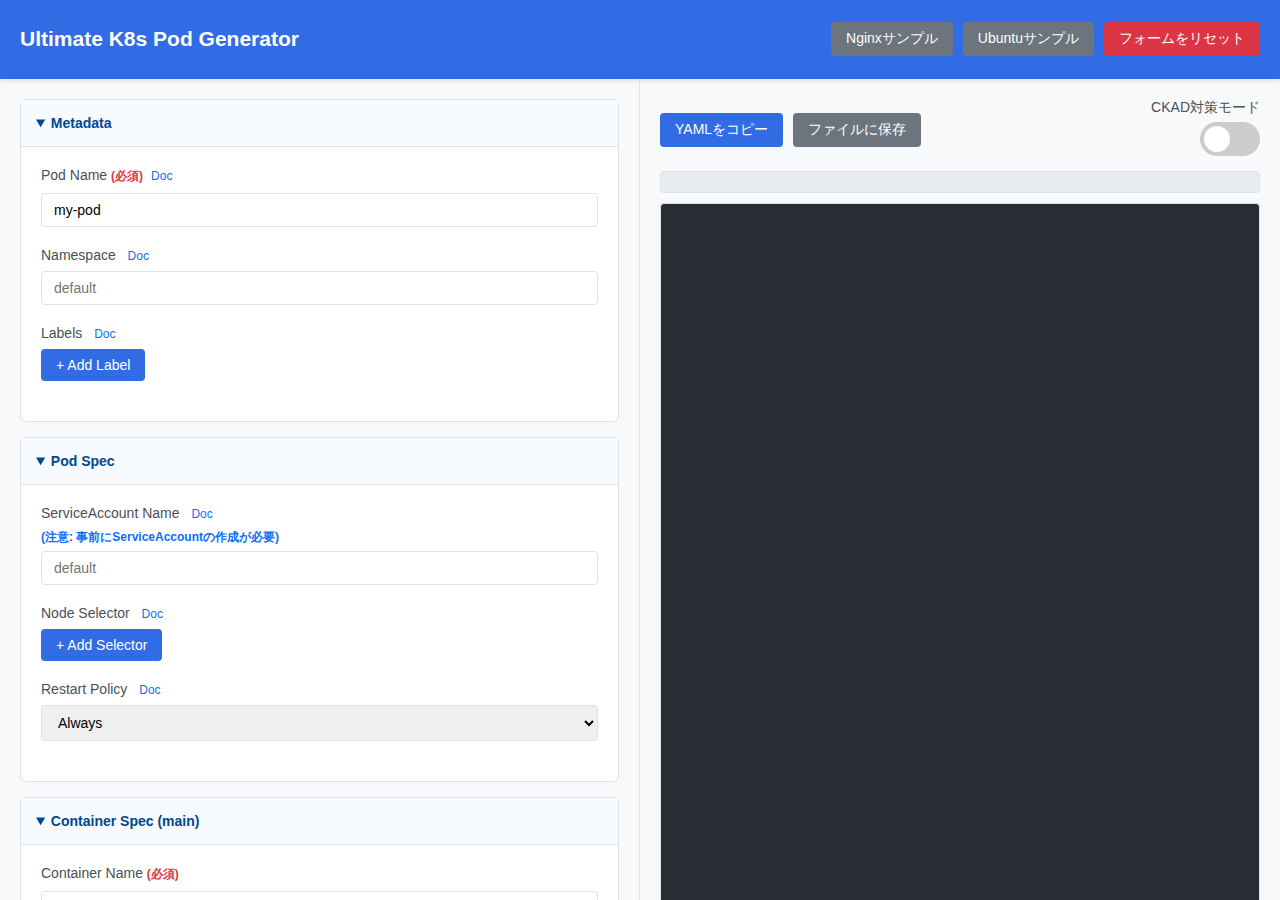
<file: index.html>
<!DOCTYPE html>
<html lang="ja">
<head>
    <meta charset="UTF-8">
    <meta name="viewport" content="width=device-width, initial-scale=1.0">
    <title>Ultimate Kubernetes Pod Generator (CKAD Study Tool) - Final Version</title>
    <link rel="stylesheet" href="style.css">
</head>
<body>
    <header class="header">
        <h2>Ultimate K8s Pod Generator</h2>
        <div class="header-buttons">
            <button type="button" class="button secondary" id="load-nginx-sample">Nginxサンプル</button>
            <button type="button" class="button secondary" id="load-ubuntu-sample">Ubuntuサンプル</button>
            <button type="button" class="button danger" id="reset-form-btn">フォームをリセット</button>
        </div>
    </header>

    <main class="main-container">
        <div class="input-panel" id="kube-form">
            <details open>
                <summary>Metadata</summary>
                <div class="content">
                    <div class="form-group">
                        <label for="podName">Pod Name <span class="required">(必須)</span><a href="https://k8s.io/docs/concepts/overview/working-with-objects/names/" target="_blank">Doc</a></label>
                        <input type="text" id="podName" value="my-pod" required>
                    </div>
                    <div class="form-group">
                        <label for="namespace">Namespace <a href="https://k8s.io/docs/concepts/overview/working-with-objects/namespaces/" target="_blank">Doc</a></label>
                        <input type="text" id="namespace" placeholder="default">
                    </div>
                    <div class="form-group">
                        <label>Labels <a href="https://k8s.io/docs/concepts/overview/working-with-objects/labels/" target="_blank">Doc</a></label>
                        <div id="labels-list" class="dynamic-list"></div>
                        <button type="button" class="button" data-action="add" data-type="labels">+ Add Label</button>
                    </div>
                </div>
            </details>

            <details open>
                <summary>Pod Spec</summary>
                <div class="content">
                     <div class="form-group">
                        <label for="serviceAccountName">ServiceAccount Name <a href="https://k8s.io/docs/tasks/configure-pod-container/configure-service-account/" target="_blank">Doc</a></label>
                        <span class="notice">(注意: 事前にServiceAccountの作成が必要)</span>
                        <input type="text" id="serviceAccountName" placeholder="default">
                    </div>
                    <div class="form-group">
                        <label>Node Selector <a href="https://k8s.io/docs/concepts/scheduling-eviction/assign-pod-node/#nodeselector" target="_blank">Doc</a></label>
                        <div id="nodeSelector-list" class="dynamic-list"></div>
                        <button type="button" class="button" data-action="add" data-type="nodeSelector">+ Add Selector</button>
                    </div>
                     <div class="form-group">
                        <label for="restartPolicy">Restart Policy <a href="https://k8s.io/docs/concepts/workloads/pods/pod-lifecycle/#restart-policy" target="_blank">Doc</a></label>
                        <select id="restartPolicy">
                            <option>Always</option>
                            <option>OnFailure</option>
                            <option>Never</option>
                        </select>
                    </div>
                </div>
            </details>
            
            <details open>
                <summary>Container Spec (main)</summary>
                <div class="content">
                    <div class="form-group">
                        <label for="containerName">Container Name <span class="required">(必須)</span></label>
                         <input type="text" id="containerName" value="main-container" required>
                    </div>
                    <div class="form-group">
                        <label for="imageName">Image <span class="required">(必須)</span><a href="https://k8s.io/docs/concepts/containers/images/" target="_blank">Doc</a></label>
                        <input type="text" id="imageName" value="nginx:latest" required>
                    </div>
                    <div class="form-group">
                        <label>Command & Args <a href="https://k8s.io/docs/tasks/inject-data-application/define-command-argument-container/" target="_blank">Doc</a></label>
                        <div id="command-list" class="dynamic-list"></div>
                        <button type="button" class="button" data-action="add" data-type="command">+ Add Command</button>
                        <div id="args-list" class="dynamic-list" style="margin-top:10px;"></div>
                        <button type="button" class="button" data-action="add" data-type="args">+ Add Argument</button>
                    </div>
                    <div class="form-group">
                        <label>Resources (Requests / Limits) <a href="https://k8s.io/docs/concepts/configuration/manage-resources-containers/" target="_blank">Doc</a></label>
                        <div class="sub-form-group">
                            <input type="text" id="res_req_cpu" placeholder="Request CPU (e.g., 250m)">
                            <input type="text" id="res_lim_cpu" placeholder="Limit CPU (e.g., 500m)">
                            <input type="text" id="res_req_mem" placeholder="Request Memory (e.g., 64Mi)">
                            <input type="text" id="res_lim_mem" placeholder="Limit Memory (e.g., 128Mi)">
                        </div>
                    </div>
                </div>
            </details>
            
             <details>
                <summary>Environment Variables <a href="https://k8s.io/docs/tasks/inject-data-application/environment-variable-expose-pod-information/" target="_blank">Doc</a></summary>
                <div class="content">
                    <h4>Key-Value Pairs</h4>
                    <div id="env-list" class="dynamic-list"></div>
                    <button type="button" class="button" data-action="add" data-type="env">+ Add Env Var</button>
                    <hr>
                    <h4>From ConfigMap/Secret <a href="https://k8s.io/docs/tasks/configure-pod-container/configure-pod-configmap/#configure-all-key-value-pairs-in-a-configmap-as-container-environment-variables" target="_blank">Doc</a></h4>
                    <div id="envFrom-list" class="dynamic-list"></div>
                    <button type="button" class="button" data-action="add" data-type="envFrom">+ Add envFrom</button>
                </div>
            </details>

            <details>
                <summary>Probes (Liveness / Readiness / Startup) <a href="https://k8s.io/docs/tasks/configure-pod-container/configure-liveness-readiness-startup-probes/" target="_blank">Doc</a></summary>
                <div class="content" id="probe-container"></div>
            </details>
            
            <details>
                <summary>Volumes & Volume Mounts <span class="notice">(依存リソースの事前作成が必要な場合があります)</span></summary>
                <div class="content">
                    <h4>Volumes <a href="https://k8s.io/docs/concepts/storage/volumes/" target="_blank">Doc</a></h4>
                    <div id="volume-list" class="dynamic-list"></div>
                    <button type="button" class="button" data-action="add" data-type="volume">+ Add Volume</button>
                    <hr>
                    <h4>Volume Mounts <a href="https://k8s.io/docs/concepts/storage/volumes/#using-a-volume" target="_blank">Doc</a></h4>
                    <div id="volumeMount-list" class="dynamic-list"></div>
                    <button type="button" class="button" data-action="add" data-type="volumeMount">+ Add Volume Mount</button>
                </div>
            </details>

             <details>
                <summary>Tolerations <a href="https://k8s.io/docs/concepts/scheduling-eviction/taint-and-toleration/" target="_blank">Doc</a></summary>
                <div class="content">
                    <div id="toleration-list" class="dynamic-list"></div>
                    <button type="button" class="button" data-action="add" data-type="toleration">+ Add Toleration</button>
                </div>
            </details>
        </div>
        <div class="output-panel">
             <div class="output-panel-header">
                <div class="output-panel-buttons">
                    <button type="button" class="button" id="copy-yaml-btn">YAMLをコピー</button>
                    <button type="button" class="button secondary" id="save-yaml-btn">ファイルに保存</button>
                    <div class="ckad-switch-container">
                        <label for="ckad-mode-toggle">CKAD対策モード</label>
                        <label class="switch">
                            <input type="checkbox" id="ckad-mode-toggle">
                            <span class="slider round"></span>
                        </label>
                    </div>
                </div>
                 <div id="deploy-command" class="command"></div>
            </div>
            <textarea id="yaml-output" readonly></textarea>
        </div>
    </main>

    <template id="key-value-template">
        <div class="dynamic-list-item key-value-item">
            <div><input type="text" class="item-key" placeholder="Key"></div>
            <div><input type="text" class="item-value" placeholder="Value"></div>
            <button type="button" class="button danger" data-action="remove">X</button>
        </div>
    </template>
    <template id="single-value-template">
        <div class="dynamic-list-item single-value-item">
            <div><input type="text" class="item-value" placeholder="Value"></div>
            <button type="button" class="button danger" data-action="remove">X</button>
        </div>
    </template>
    <template id="volume-template">
        <div class="dynamic-list-item">
            <div class="form-group"><label>Volume Name <span class="required">(必須)</span></label><input type="text" class="item-name" required></div>
            <div class="form-group"><label>Volume Type</label><select class="item-type"><option value="emptyDir">emptyDir</option><option value="configMap">ConfigMap</option><option value="secret">Secret</option><option value="persistentVolumeClaim">PVC</option></select></div>
            <div class="volume-options"></div>
            <button type="button" class="button danger" data-action="remove">Remove</button>
        </div>
    </template>
    <template id="volumeMount-template">
         <div class="dynamic-list-item key-value-item">
            <div><label>Volume to Mount</label><select class="item-name"></select></div>
            <div><label>Mount Path <span class="required">(必須)</span></label><input type="text" class="item-mountPath" placeholder="/path/in/container" required></div>
            <button type="button" class="button danger" data-action="remove">X</button>
        </div>
    </template>
     <template id="probe-template">
        <div class="dynamic-list-item probe-item">
            <h4 class="probe-label"></h4>
            <div class="form-group"><label>Probe Type</label><select class="probe-type"><option value="none">None</option><option value="httpGet">HTTP GET</option><option value="tcpSocket">TCP Socket</option><option value="exec">Exec Command</option></select></div>
            <div class="probe-options"></div>
            <div class="sub-form-group" style="margin-top:10px;"><input type="number" class="probe-initialDelaySeconds" placeholder="Initial Delay (s)"><input type="number" class="probe-periodSeconds" placeholder="Period (s)"><input type="number" class="probe-timeoutSeconds" placeholder="Timeout (s)"><input type="number" class="probe-failureThreshold" placeholder="Failure Threshold"></div>
        </div>
    </template>
    <template id="toleration-template">
         <div class="dynamic-list-item toleration-item">
            <input type="text" class="item-key" placeholder="Key">
            <select class="item-operator"><option>Equal</option><option>Exists</option></select>
            <input type="text" class="item-value" placeholder="Value (if operator is Equal)">
            <select class="item-effect"><option>NoSchedule</option><option>PreferNoSchedule</option><option>NoExecute</option></select>
            <button type="button" class="button danger" data-action="remove">X</button>
        </div>
    </template>
    <template id="envFrom-template">
        <div class="dynamic-list-item envFrom-item">
            <select class="item-type"><option value="configMapRef">ConfigMap</option><option value="secretRef">Secret</option></select>
            <input type="text" class="item-name" placeholder="Name of source">
            <button type="button" class="button danger" data-action="remove">X</button>
        </div>
    </template>

    <script src="script.js" defer></script>
</body>
</html>
</file>
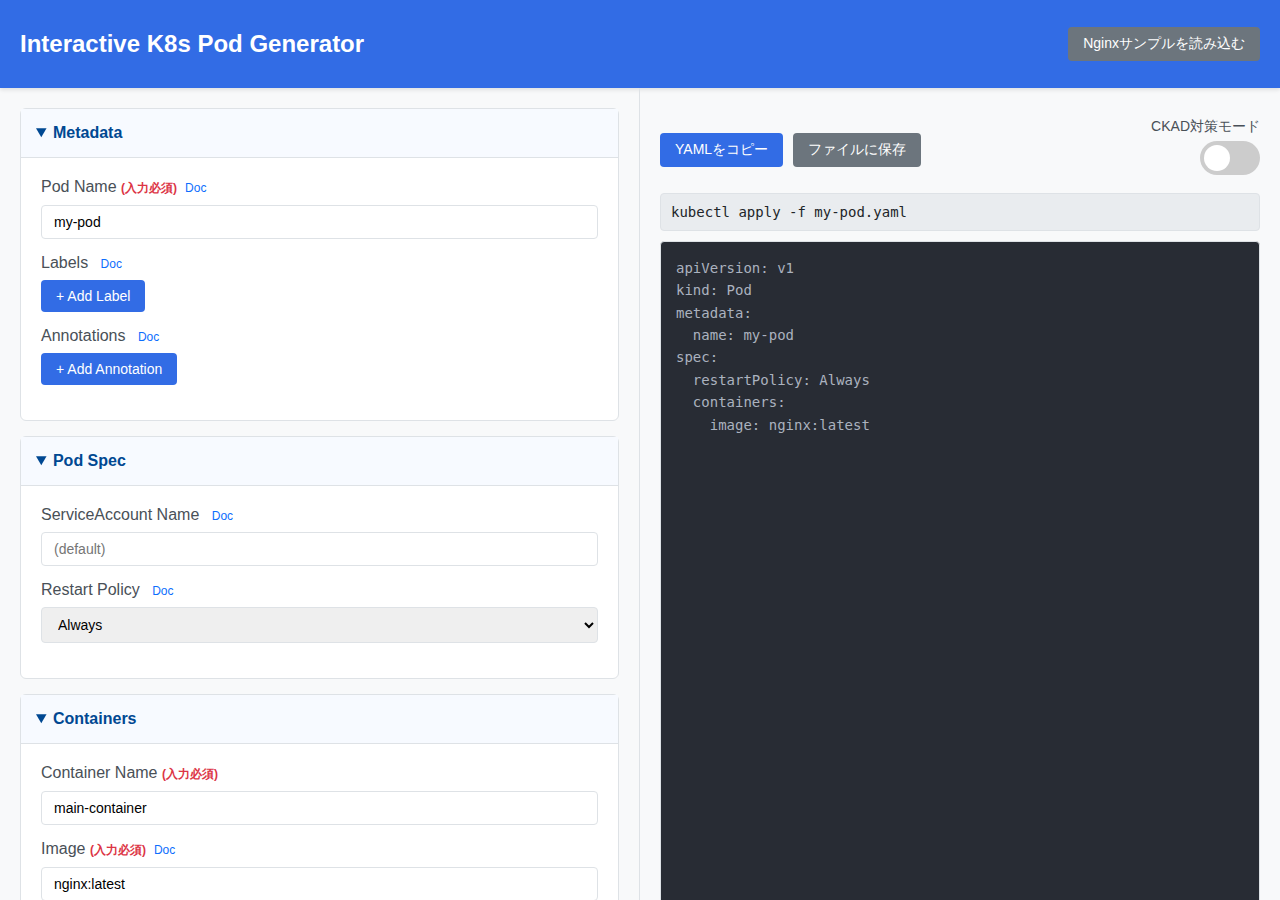
<file: k8s_yaml_maker.html>
<!DOCTYPE html>
<html lang="ja">
<head>
    <meta charset="UTF-8">
    <meta name="viewport" content="width=device-width, initial-scale=1.0">
    <title>Interactive Kubernetes Pod Generator (CKAD Study Tool)</title>
    <style>
        :root {
            --primary-color: #326ce5; --border-color: #dee2e6; --background-color: #f8f9fa;
            --panel-background: #ffffff; --text-color: #212529; --label-color: #495057;
            --header-color: #004892; --pre-bg-color: #282c34; --pre-text-color: #abb2bf;
            --required-color: #dc3545; --notice-color: #0d6efd; --link-color: #0d6efd;
        }
        body {
            font-family: -apple-system, BlinkMacSystemFont, 'Segoe UI', Roboto, Helvetica, Arial, sans-serif;
            margin: 0; background-color: var(--background-color); color: var(--text-color);
            display: flex; flex-direction: column; height: 100vh;
        }
        .header {
            background: var(--primary-color); color: white; padding: 10px 20px;
            box-shadow: 0 2px 4px rgba(0,0,0,0.1); flex-shrink: 0;
            display: flex; justify-content: space-between; align-items: center;
        }
        .main-container { display: flex; flex: 1; overflow: hidden; }
        .input-panel, .output-panel {
            width: 50%; height: 100%; overflow-y: auto; padding: 20px; box-sizing: border-box;
        }
        .input-panel { border-right: 1px solid var(--border-color); }
        .output-panel-header { margin-bottom: 10px; }
        .output-panel-header .command {
            background: #e9ecef; border: 1px solid var(--border-color); border-radius: 4px; padding: 10px;
            font-family: 'Fira Code', monospace; font-size: 14px; white-space: nowrap; overflow-x: auto;
        }
        .output-panel-buttons { margin-top: 10px; display: flex; gap: 10px; align-items: center; }
        #yaml-output {
            width: 100%; height: calc(100% - 80px); margin: 0; padding: 15px; box-sizing: border-box;
            border: 1px solid var(--border-color); border-radius: 4px; background-color: var(--pre-bg-color);
            color: var(--pre-text-color); font-family: 'Fira Code', monospace; font-size: 14px;
            line-height: 1.6; white-space: pre; overflow: auto; resize: none;
        }
        details {
            border: 1px solid var(--border-color); border-radius: 6px; margin-bottom: 15px;
            background-color: var(--panel-background);
        }
        summary {
            font-weight: 600; cursor: pointer; padding: 15px; color: var(--header-color);
            background-color: #f7faff; border-bottom: 1px solid transparent;
        }
        details[open] summary { border-bottom: 1px solid var(--border-color); }
        .content { padding: 20px; }
        .form-group { margin-bottom: 15px; }
        label {
            display: block; font-weight: 500; margin-bottom: 8px; color: var(--label-color);
        }
        label a {
            margin-left: 8px; font-size: 12px; font-weight: normal; color: var(--link-color);
            text-decoration: none;
        }
        label a:hover { text-decoration: underline; }
        .required { color: var(--required-color); font-size: 12px; font-weight: bold; }
        .notice { color: var(--notice-color); font-size: 12px; font-weight: bold; }
        input[type="text"], input[type="number"], select {
            box-sizing: border-box; width: 100%; padding: 8px 12px;
            border: 1px solid var(--border-color); border-radius: 4px; font-size: 14px;
        }
        .button {
            display: inline-block; background-color: var(--primary-color); color: white; padding: 8px 15px;
            border: none; border-radius: 4px; cursor: pointer; font-size: 14px; text-align: center;
        }
        .button.secondary { background-color: #6c757d; }
        .button.danger { background-color: #dc3545; }
        .dynamic-list-item {
            border: 1px dashed var(--border-color); padding: 15px; margin-bottom: 10px;
            border-radius: 4px; background: #fafafa; display: grid; grid-template-columns: 1fr 1fr auto;
            gap: 10px; align-items: end;
        }
        /* Switch for CKAD Mode */
        .switch { position: relative; display: inline-block; width: 60px; height: 34px; }
        .switch input { opacity: 0; width: 0; height: 0; }
        .slider { position: absolute; cursor: pointer; top: 0; left: 0; right: 0; bottom: 0; background-color: #ccc; transition: .4s; border-radius: 34px; }
        .slider:before { position: absolute; content: ""; height: 26px; width: 26px; left: 4px; bottom: 4px; background-color: white; transition: .4s; border-radius: 50%; }
        input:checked + .slider { background-color: var(--primary-color); }
        input:checked + .slider:before { transform: translateX(26px); }
    </style>
</head>
<body>
    <header class="header">
        <h2>Interactive K8s Pod Generator</h2>
        <button type="button" class="button secondary" id="load-nginx-sample">Nginxサンプルを読み込む</button>
    </header>

    <main class="main-container">
        <div class="input-panel">
            <form id="kube-form">
                <details open>
                    <summary>Metadata</summary>
                    <div class="content">
                        <div class="form-group">
                            <label for="podName">Pod Name <span class="required">(入力必須)</span><a href="https://k8s.io/docs/concepts/overview/working-with-objects/names/" target="_blank">Doc</a></label>
                            <input type="text" id="podName" value="my-pod">
                        </div>
                        <div class="form-group">
                            <label>Labels <a href="https://k8s.io/docs/concepts/overview/working-with-objects/labels/" target="_blank">Doc</a></label>
                            <div id="labels-list" class="dynamic-list"></div>
                            <button type="button" class="button" onclick="addKeyValueItem('labels')">+ Add Label</button>
                        </div>
                         <div class="form-group">
                            <label>Annotations <a href="https://k8s.io/docs/concepts/overview/working-with-objects/annotations/" target="_blank">Doc</a></label>
                            <div id="annotations-list" class="dynamic-list"></div>
                            <button type="button" class="button" onclick="addKeyValueItem('annotations')">+ Add Annotation</button>
                        </div>
                    </div>
                </details>

                <details open>
                    <summary>Pod Spec</summary>
                    <div class="content">
                        <div class="form-group">
                            <label for="serviceAccountName">ServiceAccount Name <a href="https://k8s.io/docs/tasks/configure-pod-container/configure-service-account/" target="_blank">Doc</a></label>
                            <input type="text" id="serviceAccountName" placeholder="(default)">
                        </div>
                        <div class="form-group">
                            <label for="restartPolicy">Restart Policy <a href="https://k8s.io/docs/concepts/workloads/pods/pod-lifecycle/#restart-policy" target="_blank">Doc</a></label>
                            <select id="restartPolicy">
                                <option>Always</option>
                                <option>OnFailure</option>
                                <option>Never</option>
                            </select>
                        </div>
                    </div>
                </details>

                <details open>
                    <summary>Containers</summary>
                    <div class="content">
                        <div class="form-group">
                            <label for="containerName">Container Name <span class="required">(入力必須)</span></label>
                             <input type="text" id="containerName" value="main-container">
                        </div>
                        <div class="form-group">
                            <label for="imageName">Image <span class="required">(入力必須)</span><a href="https://k8s.io/docs/concepts/containers/images/" target="_blank">Doc</a></label>
                            <input type="text" id="imageName" value="nginx:latest">
                        </div>
                        <div class="form-group">
                             <label>Command <a href="https://k8s.io/docs/tasks/inject-data-application/define-command-argument-container/" target="_blank">Doc</a></label>
                             <div id="command-list" class="dynamic-list single-value"></div>
                             <button type="button" class="button" onclick="addSingleValueItem('command')">+ Add Command</button>
                        </div>
                         <div class="form-group">
                             <label>Args <a href="https://k8s.io/docs/tasks/inject-data-application/define-command-argument-container/" target="_blank">Doc</a></label>
                             <div id="args-list" class="dynamic-list single-value"></div>
                             <button type="button" class="button" onclick="addSingleValueItem('args')">+ Add Argument</button>
                        </div>
                    </div>
                </details>

                </form>
        </div>
        <div class="output-panel">
            <div class="output-panel-header">
                <div class="output-panel-buttons">
                    <button type="button" class="button" id="copy-yaml-btn">YAMLをコピー</button>
                    <button type="button" class="button secondary" id="save-yaml-btn">ファイルに保存</button>
                    <div style="margin-left:auto; text-align:right;">
                        <label for="ckad-mode-toggle" style="font-size:14px; margin-bottom:5px;">CKAD対策モード</label>
                        <label class="switch">
                            <input type="checkbox" id="ckad-mode-toggle">
                            <span class="slider round"></span>
                        </label>
                    </div>
                </div>
                 <div id="deploy-command" class="command" style="margin-top:10px;"></div>
            </div>
            <textarea id="yaml-output" readonly></textarea>
        </div>
    </main>

    <template id="key-value-template">
        <div class="dynamic-list-item">
            <div><input type="text" class="item-key" placeholder="Key"></div>
            <div><input type="text" class="item-value" placeholder="Value"></div>
            <button type="button" class="button danger" onclick="this.parentElement.remove()">Remove</button>
        </div>
    </template>
    <template id="single-value-template">
        <div class="dynamic-list-item" style="grid-template-columns: 1fr auto;">
            <div><input type="text" class="item-value" placeholder="Value"></div>
            <button type="button" class="button danger" onclick="this.parentElement.remove()">Remove</button>
        </div>
    </template>

    <script>
        const form = document.getElementById('kube-form');
        const yamlOutput = document.getElementById('yaml-output');

        function addKeyValueItem(type) {
            const list = document.getElementById(`${type}-list`);
            const template = document.getElementById('key-value-template').content.cloneNode(true);
            list.appendChild(template);
        }

        function addSingleValueItem(type) {
             const list = document.getElementById(`${type}-list`);
            const template = document.getElementById('single-value-template').content.cloneNode(true);
            list.appendChild(template);
        }

        function generateYaml() {
            const ckadMode = document.getElementById('ckad-mode-toggle').checked;
            const state = {
                podName: document.getElementById('podName').value,
                labels: Array.from(document.querySelectorAll('#labels-list .dynamic-list-item')).map(item => ({ key: item.querySelector('.item-key').value, value: item.querySelector('.item-value').value })).filter(i => i.key),
                annotations: Array.from(document.querySelectorAll('#annotations-list .dynamic-list-item')).map(item => ({ key: item.querySelector('.item-key').value, value: item.querySelector('.item-value').value })).filter(i => i.key),
                serviceAccountName: document.getElementById('serviceAccountName').value,
                restartPolicy: document.getElementById('restartPolicy').value,
                containerName: document.getElementById('containerName').value,
                imageName: document.getElementById('imageName').value,
                command: Array.from(document.querySelectorAll('#command-list .item-value')).map(i => i.value).filter(Boolean),
                args: Array.from(document.querySelectorAll('#args-list .item-value')).map(i => i.value).filter(Boolean),
            };

            const c = (text) => ckadMode ? `\n${text}` : '';

            let yaml = `apiVersion: v1
kind: Pod`;
            
            yaml += c(`# PodやServiceなどのAPIオブジェクトを識別するためのデータ`);
            yaml += `\nmetadata:`;
            yaml += c(`  # Podの名前 (必須)`);
            yaml += `\n  name: ${state.podName}`;

            if (state.labels.length > 0) {
                yaml += c(`  # オブジェクトを整理・選択するためのKey-Valueペア`);
                yaml += `\n  labels:`;
                state.labels.forEach(l => { yaml += `\n    ${l.key}: ${l.value}`; });
            }
            if (state.annotations.length > 0) {
                yaml += c(`  # ツールなどが利用する、識別目的ではない任意のメタデータ`);
                yaml += `\n  annotations:`;
                state.annotations.forEach(a => { yaml += `\n    ${a.key}: ${a.value}`; });
            }

            yaml += c(`\n# Podの望ましい状態を定義するSpec`);
            yaml += `\nspec:`;
            
            if (state.serviceAccountName) {
                yaml += c(`\n  # PodがAPIサーバーと通信する際に使用するサービスアカウント`);
                yaml += `\n  serviceAccountName: ${state.serviceAccountName}`;
            }

            yaml += c(`\n  # Pod内のコンテナが終了した際の再起動ポリシー (Always, OnFailure, Never)`);
            yaml += `\n  restartPolicy: ${state.restartPolicy}`;

            yaml += c(`\n  # Pod内で実行されるコンテナのリスト (最低1つは必須)`);
            yaml += `\n  containers:`;
            yaml += c(`  - name: ${state.containerName}  # コンテナ名 (必須)`);
            yaml += `\n    image: ${state.imageName}`;
            
            if (state.command.length > 0) {
                 yaml += c(`\n    # コンテナのデフォルトENTRYPOINTを上書き`);
                 yaml += `\n    command: [${state.command.map(c => `"${c}"`).join(', ')}]`;
            }
            if (state.args.length > 0) {
                 yaml += c(`\n    # コンテナのデフォルトCMDを上書き`);
                 yaml += `\n    args: [${state.args.map(a => `"${a}"`).join(', ')}]`;
            }
            
            yamlOutput.value = yaml;
            document.getElementById('deploy-command').textContent = `kubectl apply -f ${state.podName || 'pod'}.yaml`;
        }

        // --- Event Listeners ---
        form.addEventListener('input', generateYaml);
        document.body.addEventListener('click', (e) => {
            if (e.target.closest('.danger')) generateYaml();
        });
        document.getElementById('ckad-mode-toggle').addEventListener('change', generateYaml);

        document.getElementById('copy-yaml-btn').addEventListener('click', () => {
            navigator.clipboard.writeText(yamlOutput.value).then(() => alert('Copied!'));
        });
        document.getElementById('save-yaml-btn').addEventListener('click', () => {
            const filename = (document.getElementById('podName').value || 'pod') + '.yaml';
            const blob = new Blob([yamlOutput.value], { type: 'text/yaml' });
            const link = document.createElement('a');
            link.href = URL.createObjectURL(blob);
            link.download = filename;
            link.click();
            URL.revokeObjectURL(link.href);
        });
        document.getElementById('load-nginx-sample').addEventListener('click', () => {
            form.reset();
            document.querySelectorAll('.dynamic-list').forEach(list => list.innerHTML = '');
            document.getElementById('podName').value = 'nginx-pod-example';
            addKeyValueItem('labels');
            document.querySelector('#labels-list .item-key').value = 'app';
            document.querySelector('#labels-list .item-value').value = 'nginx';
            document.getElementById('containerName').value = 'nginx-container';
            document.getElementById('imageName').value = 'nginx:1.27.1';
            generateYaml();
            alert('Nginx Podのサンプルを読み込みました。');
        });

        document.addEventListener('DOMContentLoaded', generateYaml);
    </script>
</body>
</html>
</file>
<file: style.css>
:root {
    --primary-color: #326ce5; --border-color: #dee2e6; --background-color: #f8f9fa;
    --panel-background: #ffffff; --text-color: #212529; --label-color: #495057;
    --header-color: #004892; --pre-bg-color: #282c34; --pre-text-color: #abb2bf;
    --required-color: #dc3545; --notice-color: #0d6efd; --link-color: #0d6efd;
    --danger-color: #dc3545;
}
body {
    font-family: -apple-system, BlinkMacSystemFont, 'Segoe UI', Roboto, Helvetica, Arial, sans-serif;
    margin: 0; background-color: var(--background-color); color: var(--text-color);
    display: flex; flex-direction: column; height: 100vh; font-size: 14px;
}
.header {
    background: var(--primary-color); color: white; padding: 10px 20px;
    box-shadow: 0 2px 4px rgba(0,0,0,0.1); flex-shrink: 0;
    display: flex; justify-content: space-between; align-items: center;
}
.header-buttons { display: flex; gap: 10px; }
.main-container { display: flex; flex: 1; overflow: hidden; }
.input-panel, .output-panel {
    width: 50%; height: 100%; overflow-y: auto; padding: 20px; box-sizing: border-box;
}
.input-panel { border-right: 1px solid var(--border-color); }
.output-panel-header { margin-bottom: 10px; }
.output-panel-header .command {
    background: #e9ecef; border: 1px solid var(--border-color); border-radius: 4px; padding: 10px;
    font-family: 'Fira Code', monospace; font-size: 14px; white-space: nowrap; overflow-x: auto;
    margin-top: 10px;
}
.output-panel-buttons { display: flex; gap: 10px; align-items: center; }
#yaml-output {
    width: 100%; height: calc(100% - 80px); margin: 0; padding: 15px; box-sizing: border-box;
    border: 1px solid var(--border-color); border-radius: 4px; background-color: var(--pre-bg-color);
    color: var(--pre-text-color); font-family: 'Fira Code', 'Courier New', monospace; font-size: 14px;
    line-height: 1.6; white-space: pre; overflow: auto; resize: none;
}
details {
    border: 1px solid var(--border-color); border-radius: 6px; margin-bottom: 15px;
    background-color: var(--panel-background);
}
summary {
    font-weight: 600; cursor: pointer; padding: 15px; color: var(--header-color);
    background-color: #f7faff; border-bottom: 1px solid transparent;
}
details[open] summary { border-bottom: 1px solid var(--border-color); }
.content { padding: 20px; }
.form-group { margin-bottom: 20px; }
.sub-form-group { display:grid; grid-template-columns: 1fr 1fr; gap:10px; }
hr { border: 0; border-top: 1px solid #eee; margin: 25px 0; }
label { display: block; font-weight: 500; margin-bottom: 8px; color: var(--label-color); }
label a { margin-left: 8px; font-size: 12px; font-weight: normal; color: var(--link-color); text-decoration: none; }
label a:hover { text-decoration: underline; }
.required { color: var(--required-color); font-size: 12px; font-weight: bold; }
.notice { display: block; color: var(--notice-color); font-size: 12px; font-weight: bold; margin-bottom: 5px; }
input[type="text"], input[type="number"], select {
    box-sizing: border-box; width: 100%; padding: 8px 12px;
    border: 1px solid var(--border-color); border-radius: 4px; font-size: 14px;
}
input.invalid { border-color: var(--danger-color); box-shadow: 0 0 0 2px rgba(220, 53, 69, 0.25); }
.button {
    display: inline-block; background-color: var(--primary-color); color: white; padding: 8px 15px;
    border: none; border-radius: 4px; cursor: pointer; font-size: 14px; text-align: center;
    transition: background-color 0.2s ease;
}
.button:hover { opacity: 0.85; }
.button.secondary { background-color: #6c757d; }
.button.danger { background-color: var(--danger-color); }
.dynamic-list-item { border: 1px solid #e9ecef; padding: 15px; margin-top: 10px; border-radius: 4px; background: #fafafa; }
.key-value-item { display: grid; grid-template-columns: 1fr 1fr auto; gap: 10px; align-items: end;}
.single-value-item { display: grid; grid-template-columns: 1fr auto; gap: 10px; align-items: end;}
.envFrom-item { display: grid; grid-template-columns: 1fr 2fr auto; gap: 10px; align-items: end; }
.probe-item { display: block; }

/* Switch for CKAD Mode */
.ckad-switch-container { margin-left: auto; text-align: right; }
.ckad-switch-container label { font-size:14px; margin-bottom:5px; }
.switch { position: relative; display: inline-block; width: 60px; height: 34px; }
.switch input { opacity: 0; width: 0; height: 0; }
.slider { position: absolute; cursor: pointer; top: 0; left: 0; right: 0; bottom: 0; background-color: #ccc; transition: .4s; border-radius: 34px; }
.slider:before { position: absolute; content: ""; height: 26px; width: 26px; left: 4px; bottom: 4px; background-color: white; transition: .4s; border-radius: 50%; }
input:checked + .slider { background-color: var(--primary-color); }
input:checked + .slider:before { transform: translateX(26px); }
</file>
